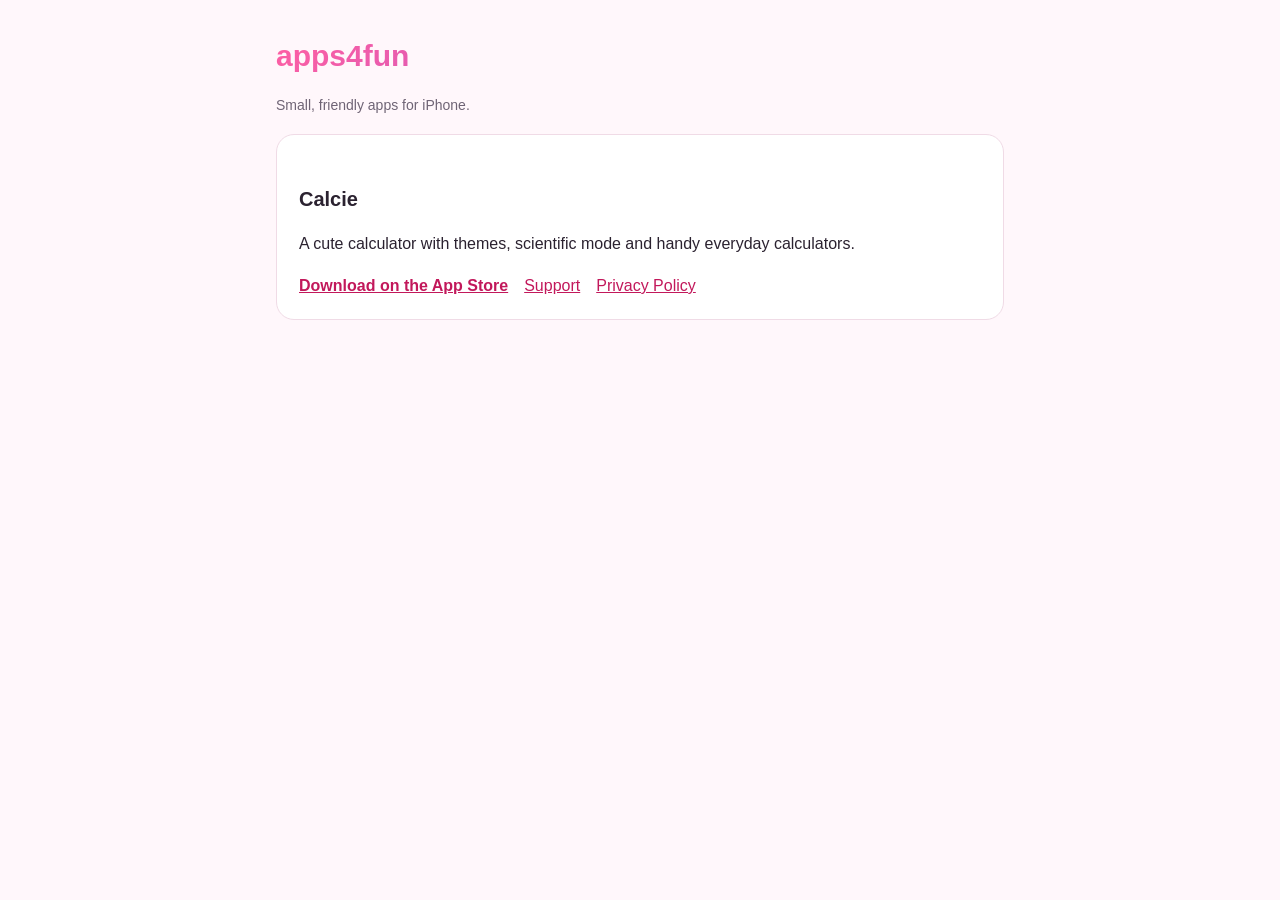
<file: index.html>
<!doctype html>
<html lang="en"><head><meta charset="utf-8"><meta name="viewport" content="width=device-width,initial-scale=1">
<title>apps4fun</title><link rel="stylesheet" href="style.css"></head>
<body><main>
<h1>apps4fun</h1>
<p class="muted">Small, friendly apps for iPhone.</p>
<div class="card">
<h2>Calcie</h2>
<p>A cute calculator with themes, scientific mode and handy everyday calculators.</p>
<nav><a href="https://apps.apple.com/app/id6819202153"><b>Download on the App Store</b></a><a href="calcie/support.html">Support</a><a href="calcie/privacy.html">Privacy Policy</a></nav>
</div>
</main></body></html>
</file>
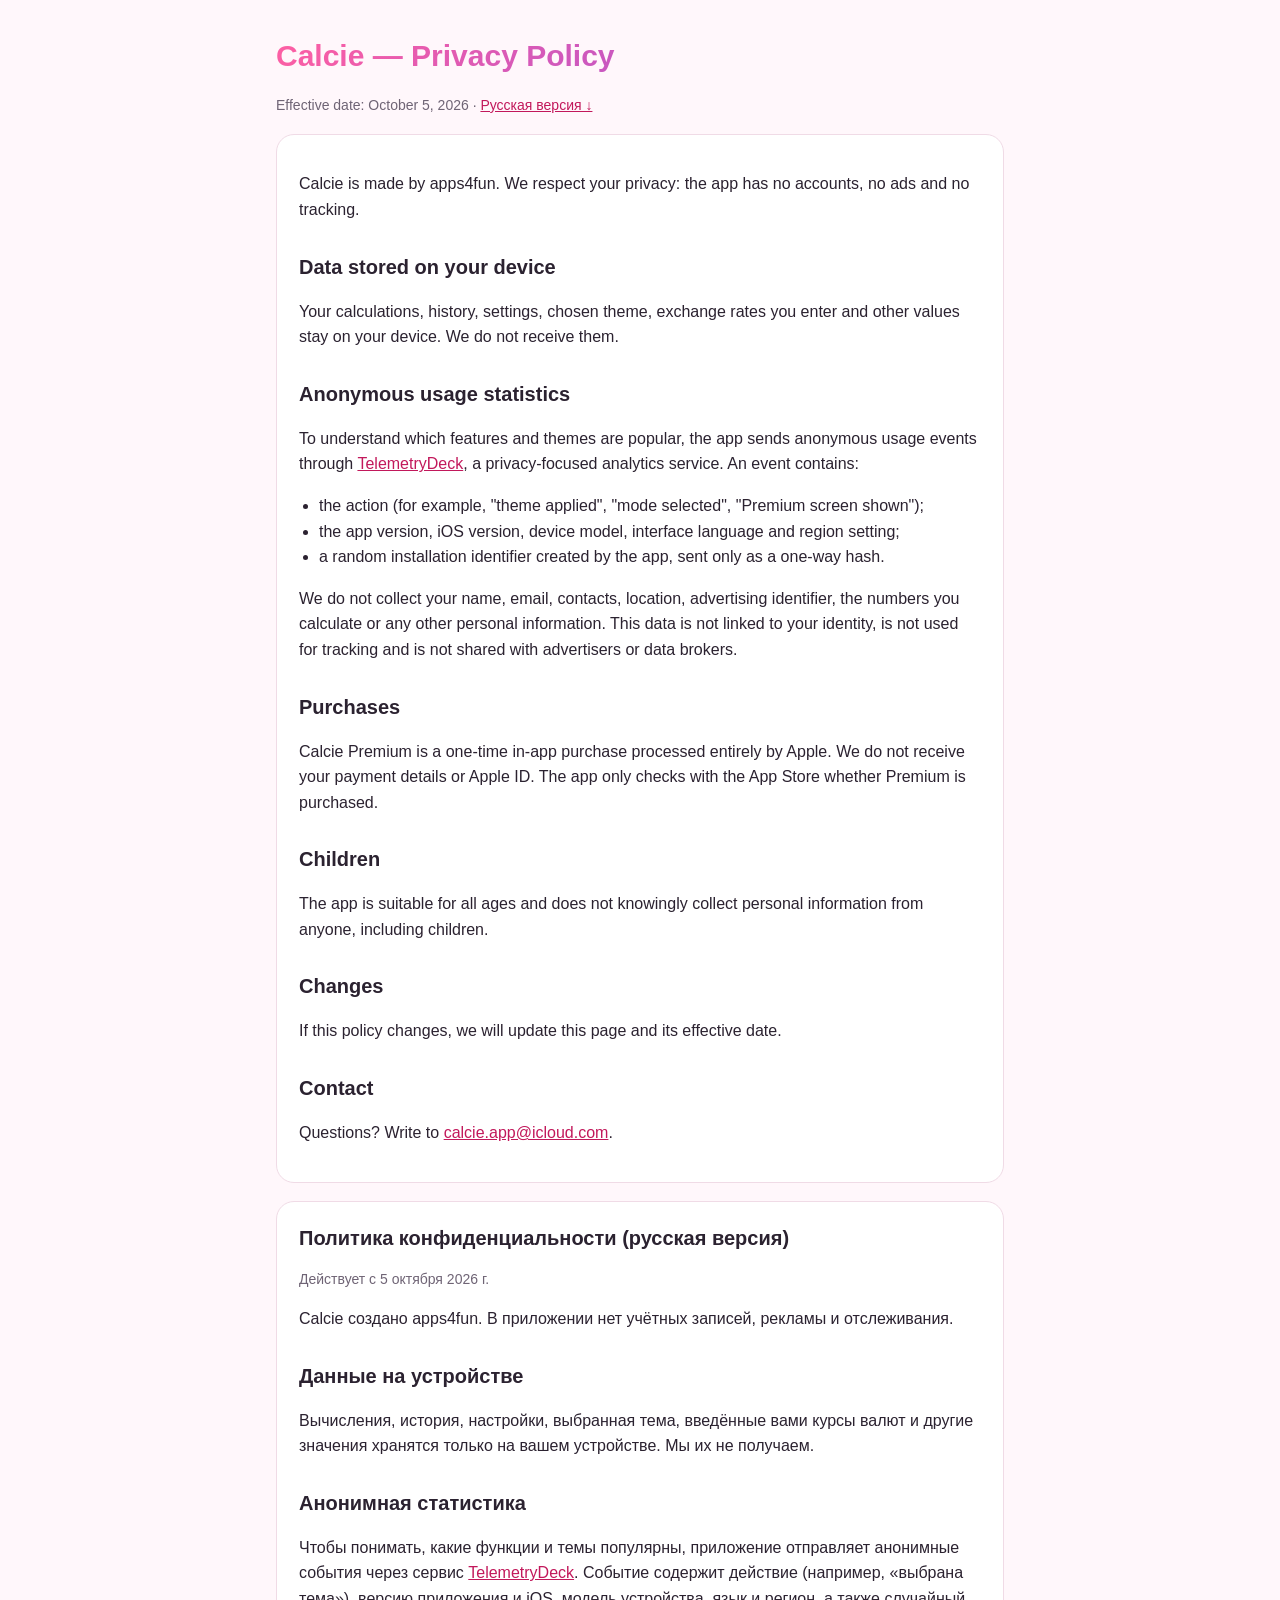
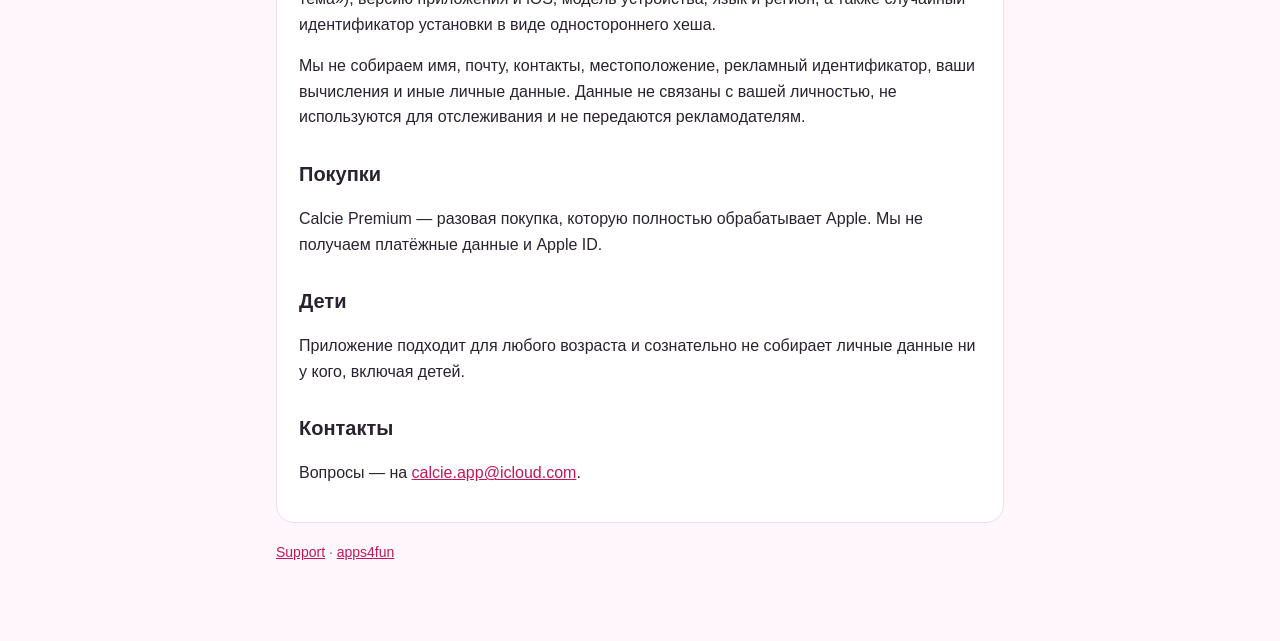
<file: calcie/privacy.html>
<!doctype html>
<html lang="en"><head><meta charset="utf-8"><meta name="viewport" content="width=device-width,initial-scale=1">
<title>Calcie Privacy Policy</title><link rel="stylesheet" href="../style.css"></head>
<body><main>
<h1>Calcie — Privacy Policy</h1>
<p class="muted">Effective date: October 5, 2026 · <a class="lang" href="#ru">Русская версия ↓</a></p>

<div class="card">
<p>Calcie is made by apps4fun. We respect your privacy: the app has no accounts, no ads and no tracking.</p>

<h2>Data stored on your device</h2>
<p>Your calculations, history, settings, chosen theme, exchange rates you enter and other values stay on your device. We do not receive them.</p>

<h2>Anonymous usage statistics</h2>
<p>To understand which features and themes are popular, the app sends anonymous usage events through <a href="https://telemetrydeck.com/privacy/">TelemetryDeck</a>, a privacy-focused analytics service. An event contains:</p>
<ul>
<li>the action (for example, "theme applied", "mode selected", "Premium screen shown");</li>
<li>the app version, iOS version, device model, interface language and region setting;</li>
<li>a random installation identifier created by the app, sent only as a one-way hash.</li>
</ul>
<p>We do not collect your name, email, contacts, location, advertising identifier, the numbers you calculate or any other personal information. This data is not linked to your identity, is not used for tracking and is not shared with advertisers or data brokers.</p>

<h2>Purchases</h2>
<p>Calcie Premium is a one-time in-app purchase processed entirely by Apple. We do not receive your payment details or Apple ID. The app only checks with the App Store whether Premium is purchased.</p>

<h2>Children</h2>
<p>The app is suitable for all ages and does not knowingly collect personal information from anyone, including children.</p>

<h2>Changes</h2>
<p>If this policy changes, we will update this page and its effective date.</p>

<h2>Contact</h2>
<p>Questions? Write to <a href="mailto:calcie.app@icloud.com">calcie.app@icloud.com</a>.</p>
</div>

<div class="card" id="ru" lang="ru">
<h2 style="margin-top:0">Политика конфиденциальности (русская версия)</h2>
<p class="muted">Действует с 5 октября 2026 г.</p>
<p>Calcie создано apps4fun. В приложении нет учётных записей, рекламы и отслеживания.</p>
<h2>Данные на устройстве</h2>
<p>Вычисления, история, настройки, выбранная тема, введённые вами курсы валют и другие значения хранятся только на вашем устройстве. Мы их не получаем.</p>
<h2>Анонимная статистика</h2>
<p>Чтобы понимать, какие функции и темы популярны, приложение отправляет анонимные события через сервис <a href="https://telemetrydeck.com/privacy/">TelemetryDeck</a>. Событие содержит действие (например, «выбрана тема»), версию приложения и iOS, модель устройства, язык и регион, а также случайный идентификатор установки в виде одностороннего хеша.</p>
<p>Мы не собираем имя, почту, контакты, местоположение, рекламный идентификатор, ваши вычисления и иные личные данные. Данные не связаны с вашей личностью, не используются для отслеживания и не передаются рекламодателям.</p>
<h2>Покупки</h2>
<p>Calcie Premium — разовая покупка, которую полностью обрабатывает Apple. Мы не получаем платёжные данные и Apple ID.</p>
<h2>Дети</h2>
<p>Приложение подходит для любого возраста и сознательно не собирает личные данные ни у кого, включая детей.</p>
<h2>Контакты</h2>
<p>Вопросы — на <a href="mailto:calcie.app@icloud.com">calcie.app@icloud.com</a>.</p>
</div>
<p class="muted"><a href="support.html">Support</a> · <a href="../index.html">apps4fun</a></p>
</main></body></html>
</file>
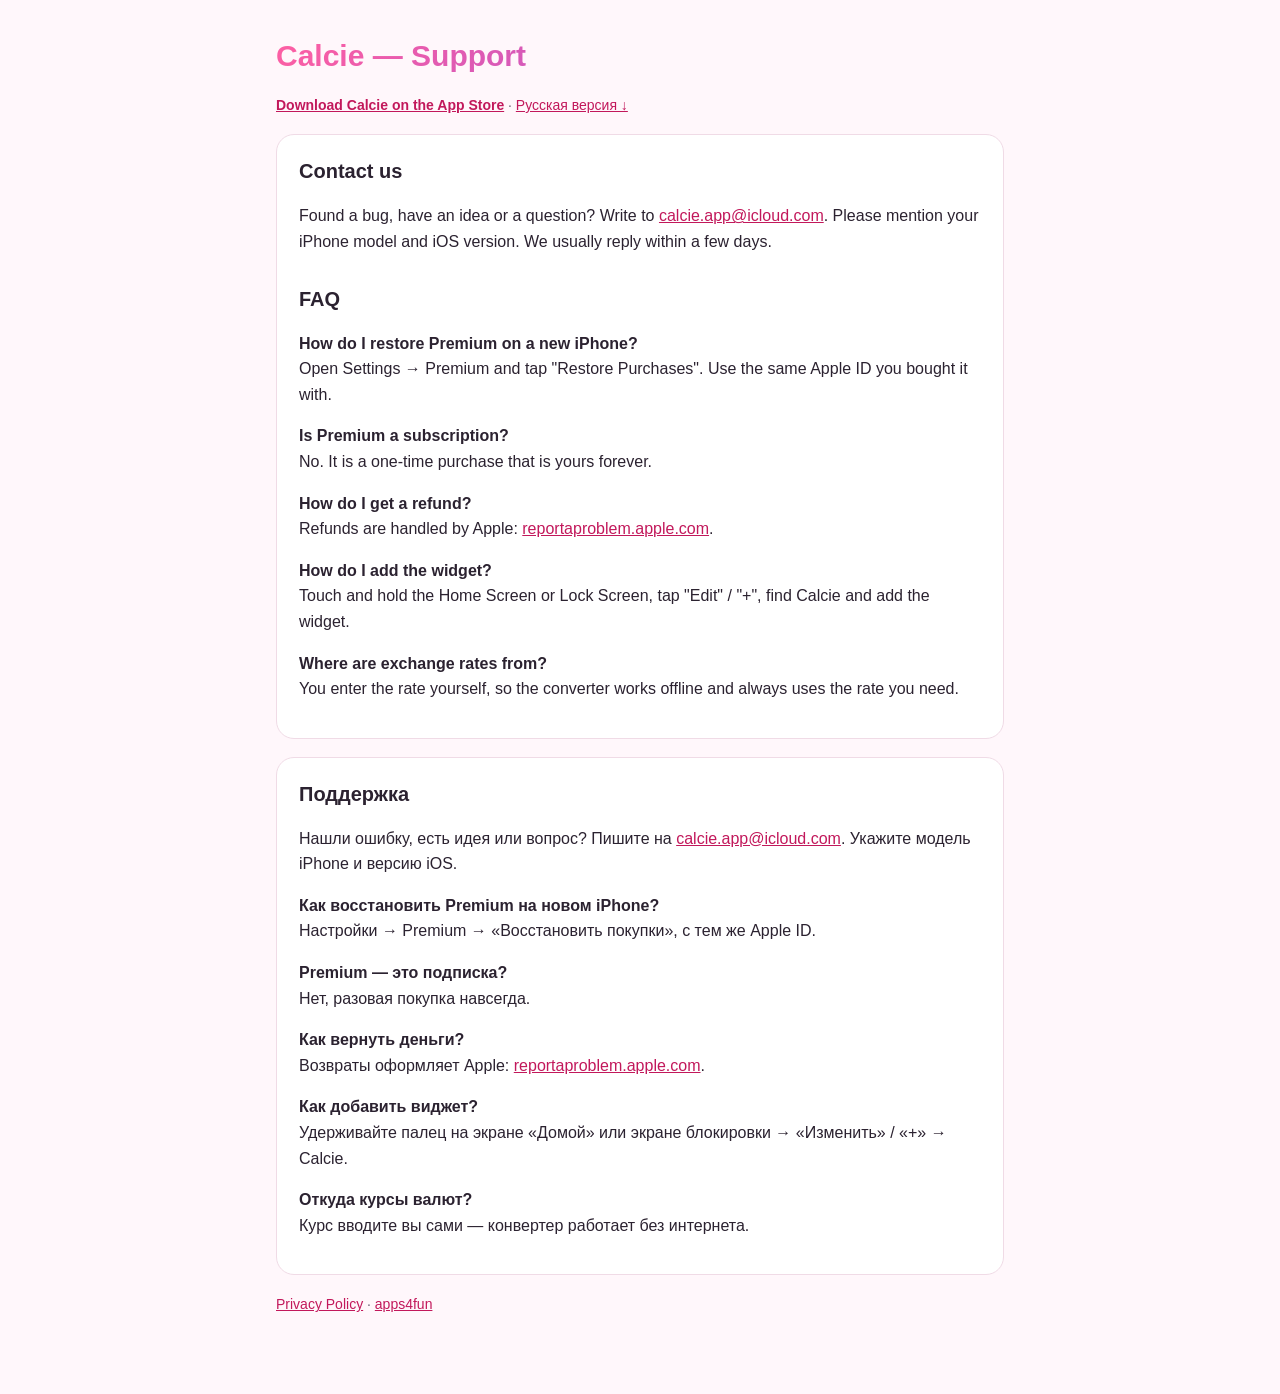
<file: calcie/support.html>
<!doctype html>
<html lang="en"><head><meta charset="utf-8"><meta name="viewport" content="width=device-width,initial-scale=1">
<title>Calcie Support</title><link rel="stylesheet" href="../style.css"></head>
<body><main>
<h1>Calcie — Support</h1>
<p class="muted"><a href="https://apps.apple.com/app/id6819202153"><b>Download Calcie on the App Store</b></a> · <a class="lang" href="#ru">Русская версия ↓</a></p>

<div class="card">
<h2 style="margin-top:0">Contact us</h2>
<p>Found a bug, have an idea or a question? Write to <a href="mailto:calcie.app@icloud.com">calcie.app@icloud.com</a>. Please mention your iPhone model and iOS version. We usually reply within a few days.</p>

<h2>FAQ</h2>
<p><b>How do I restore Premium on a new iPhone?</b><br>Open Settings → Premium and tap "Restore Purchases". Use the same Apple ID you bought it with.</p>
<p><b>Is Premium a subscription?</b><br>No. It is a one-time purchase that is yours forever.</p>
<p><b>How do I get a refund?</b><br>Refunds are handled by Apple: <a href="https://reportaproblem.apple.com">reportaproblem.apple.com</a>.</p>
<p><b>How do I add the widget?</b><br>Touch and hold the Home Screen or Lock Screen, tap "Edit" / "+", find Calcie and add the widget.</p>
<p><b>Where are exchange rates from?</b><br>You enter the rate yourself, so the converter works offline and always uses the rate you need.</p>
</div>

<div class="card" id="ru" lang="ru">
<h2 style="margin-top:0">Поддержка</h2>
<p>Нашли ошибку, есть идея или вопрос? Пишите на <a href="mailto:calcie.app@icloud.com">calcie.app@icloud.com</a>. Укажите модель iPhone и версию iOS.</p>
<p><b>Как восстановить Premium на новом iPhone?</b><br>Настройки → Premium → «Восстановить покупки», с тем же Apple ID.</p>
<p><b>Premium — это подписка?</b><br>Нет, разовая покупка навсегда.</p>
<p><b>Как вернуть деньги?</b><br>Возвраты оформляет Apple: <a href="https://reportaproblem.apple.com">reportaproblem.apple.com</a>.</p>
<p><b>Как добавить виджет?</b><br>Удерживайте палец на экране «Домой» или экране блокировки → «Изменить» / «+» → Calcie.</p>
<p><b>Откуда курсы валют?</b><br>Курс вводите вы сами — конвертер работает без интернета.</p>
</div>
<p class="muted"><a href="privacy.html">Privacy Policy</a> · <a href="../index.html">apps4fun</a></p>
</main></body></html>
</file>
<file: style.css>
:root{--bg:#fff7fb;--card:#fff;--text:#2b2230;--muted:#6f6475;--accent:#c2185b;--line:#f0dbe6}
@media (prefers-color-scheme:dark){:root{--bg:#17121a;--card:#221a26;--text:#f4eef6;--muted:#b3a8b8;--accent:#ff7ab8;--line:#3a2c40}}
*{box-sizing:border-box}
body{margin:0;background:var(--bg);color:var(--text);font:16px/1.6 -apple-system,BlinkMacSystemFont,"Segoe UI",Roboto,sans-serif}
main{max-width:760px;margin:0 auto;padding:32px 16px 64px}
h1{font-size:30px;margin:0 0 4px;background:linear-gradient(135deg,#ff5fa2,#8e4fe0);-webkit-background-clip:text;background-clip:text;color:transparent}
h2{font-size:20px;margin:28px 0 8px}
.card{background:var(--card);border:1px solid var(--line);border-radius:18px;padding:20px 22px;margin:18px 0}
.muted{color:var(--muted);font-size:14px}
a{color:var(--accent)}
nav{display:flex;gap:16px;flex-wrap:wrap;margin:8px 0 0}
.lang{font-size:14px}
ul{padding-left:20px}
</file>
